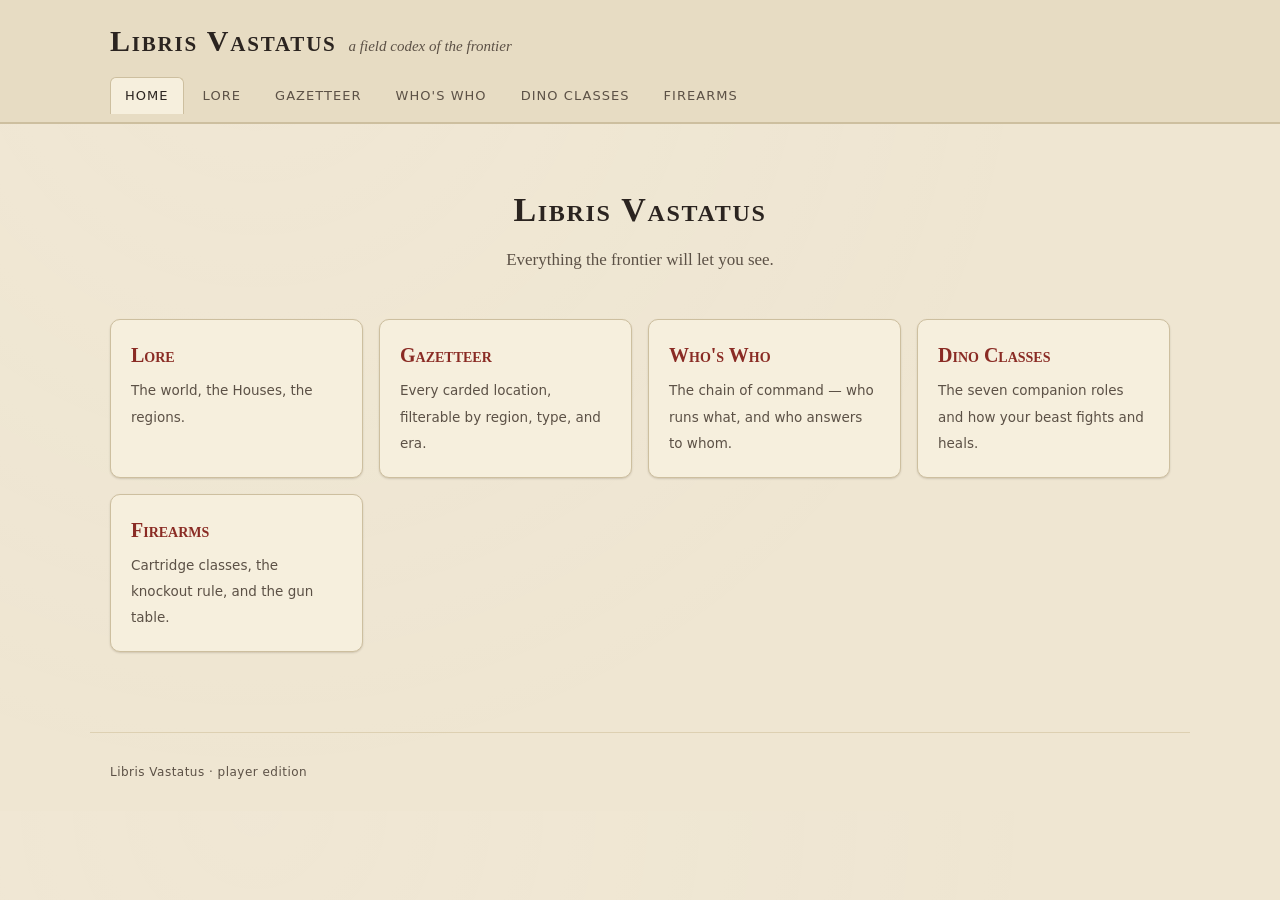
<file: index.html>
<!doctype html>
<html lang="en">
<head>
<meta charset="utf-8">
<meta name="viewport" content="width=device-width, initial-scale=1">
<title>The Frontier - Libris Vastatus</title>
<link rel="stylesheet" href="assets/style.css">
</head>
<body>

<header class="masthead"><div class="wrap">
<div class="brand"><h1>Libris Vastatus</h1><span class="sub">a field codex of the frontier</span></div>
<nav class="tabs"><a href="index.html" aria-current="page">Home</a><a href="lore.html">Lore</a><a href="pois.html">Gazetteer</a><a href="npcs.html">Who's Who</a><a href="dinos.html">Dino Classes</a><a href="firearms.html">Firearms</a></nav>
</div></header>
<main><div class="hero"><h2>Libris Vastatus</h2><p>Everything the frontier will let you see.</p></div><div class="sections"><a href="lore.html"><h3>Lore</h3><span>The world, the Houses, the regions.</span></a><a href="pois.html"><h3>Gazetteer</h3><span>Every carded location, filterable by region, type, and era.</span></a><a href="npcs.html"><h3>Who's Who</h3><span>The chain of command &mdash; who runs what, and who answers to whom.</span></a><a href="dinos.html"><h3>Dino Classes</h3><span>The seven companion roles and how your beast fights and heals.</span></a><a href="firearms.html"><h3>Firearms</h3><span>Cartridge classes, the knockout rule, and the gun table.</span></a></div></main>
<footer>Libris Vastatus &middot; player edition</footer>


</body>
</html>
</file>
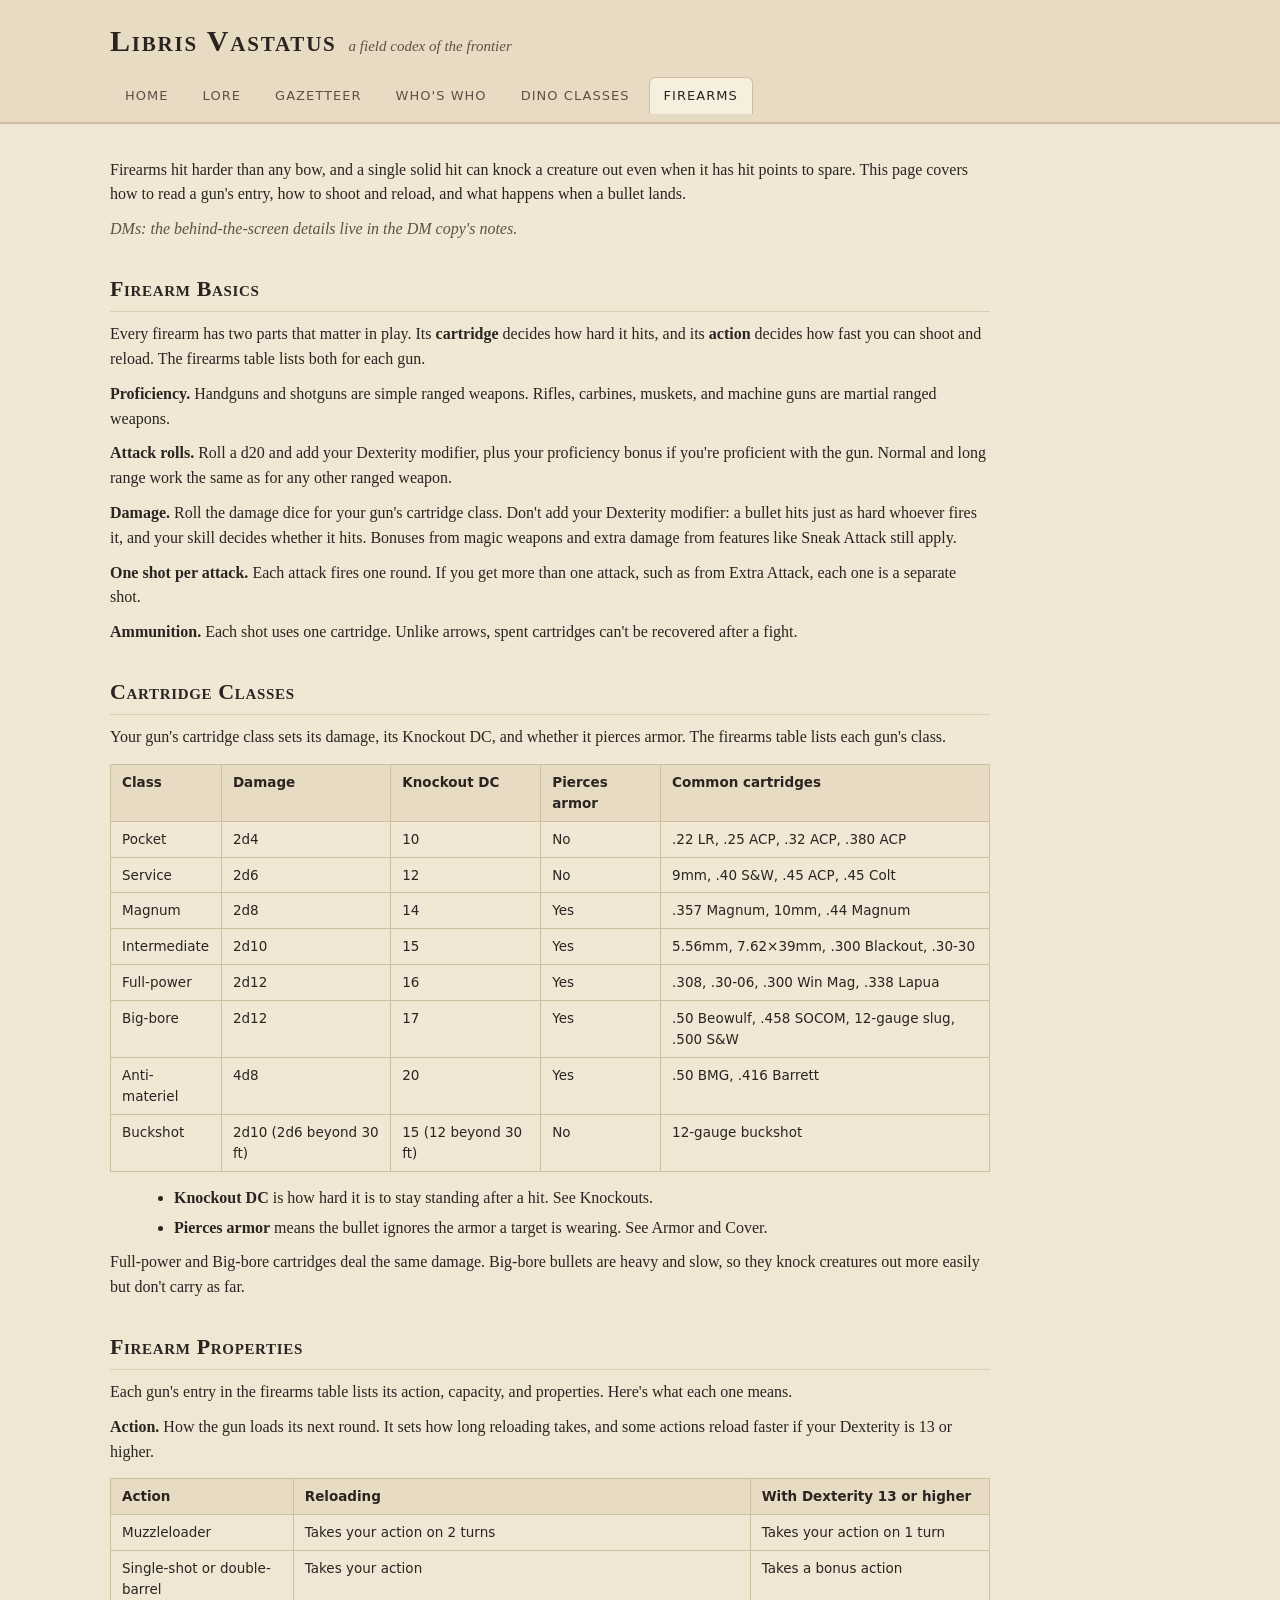
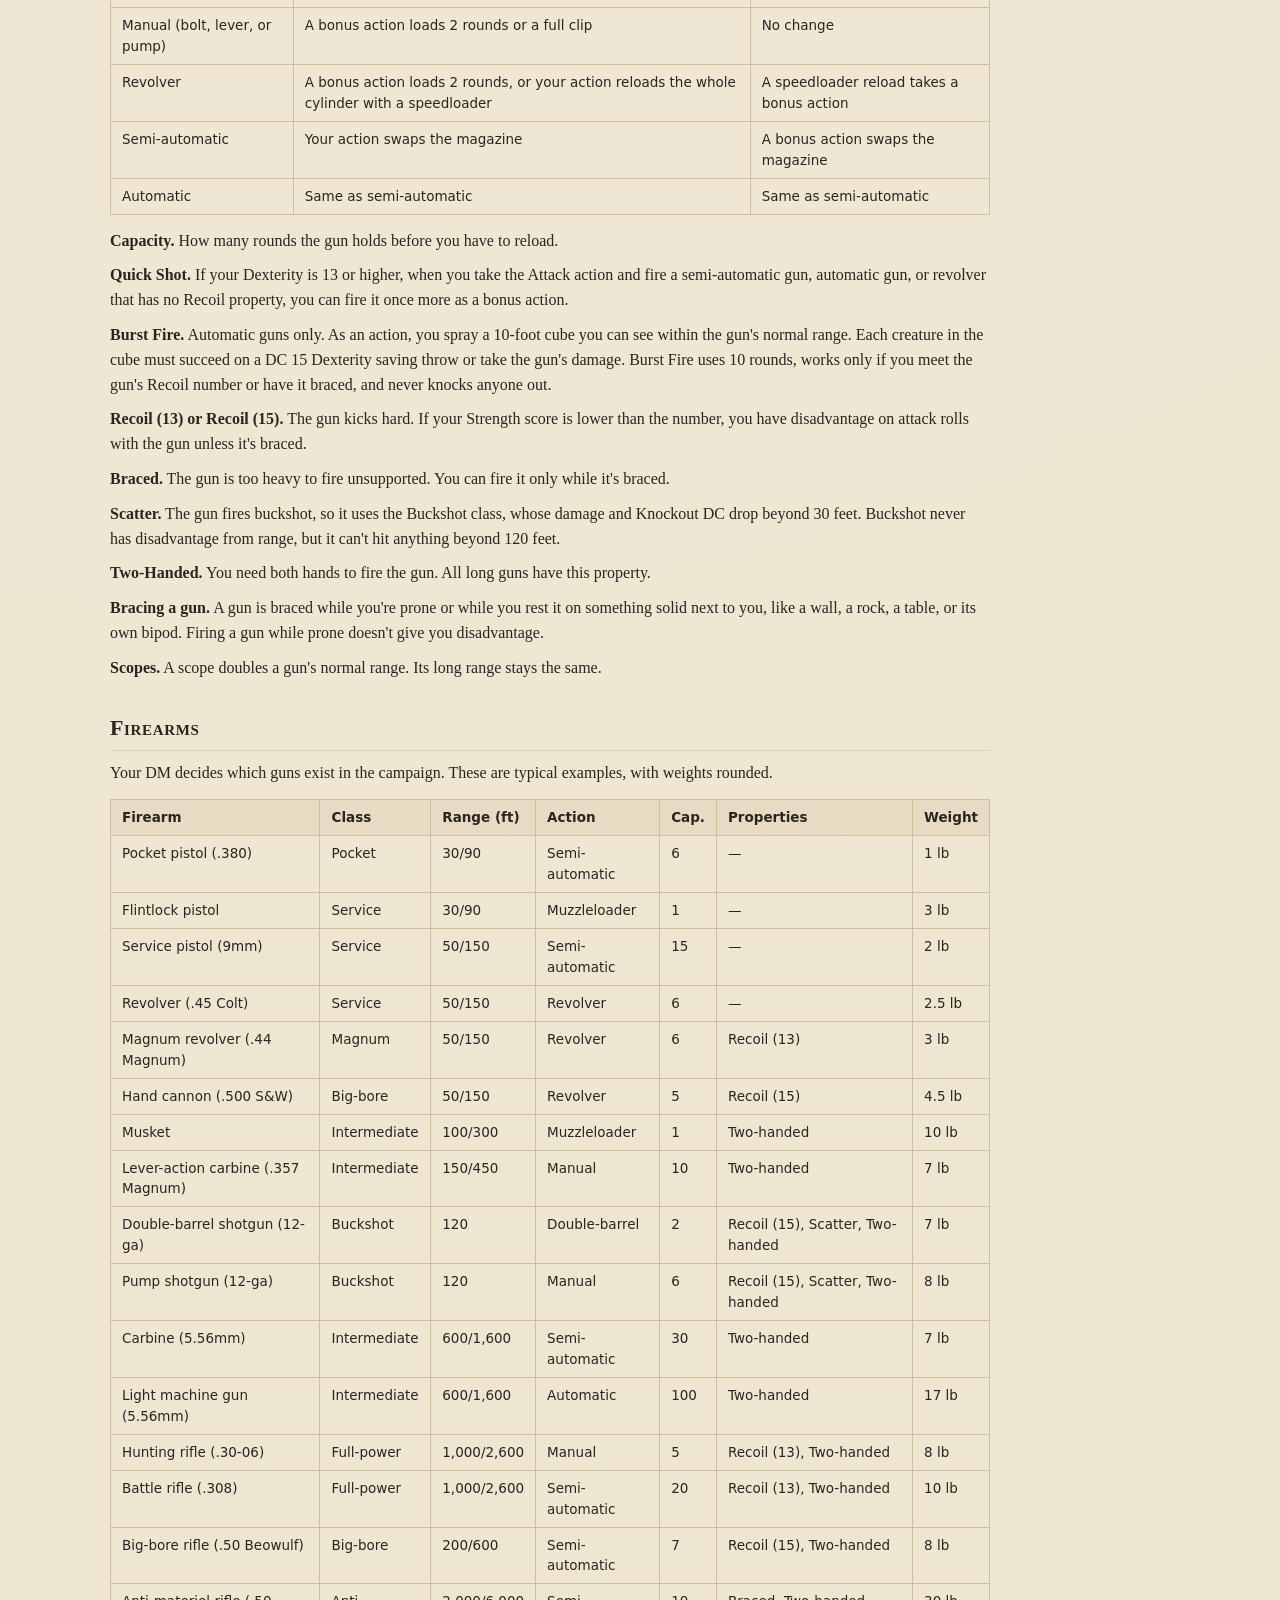
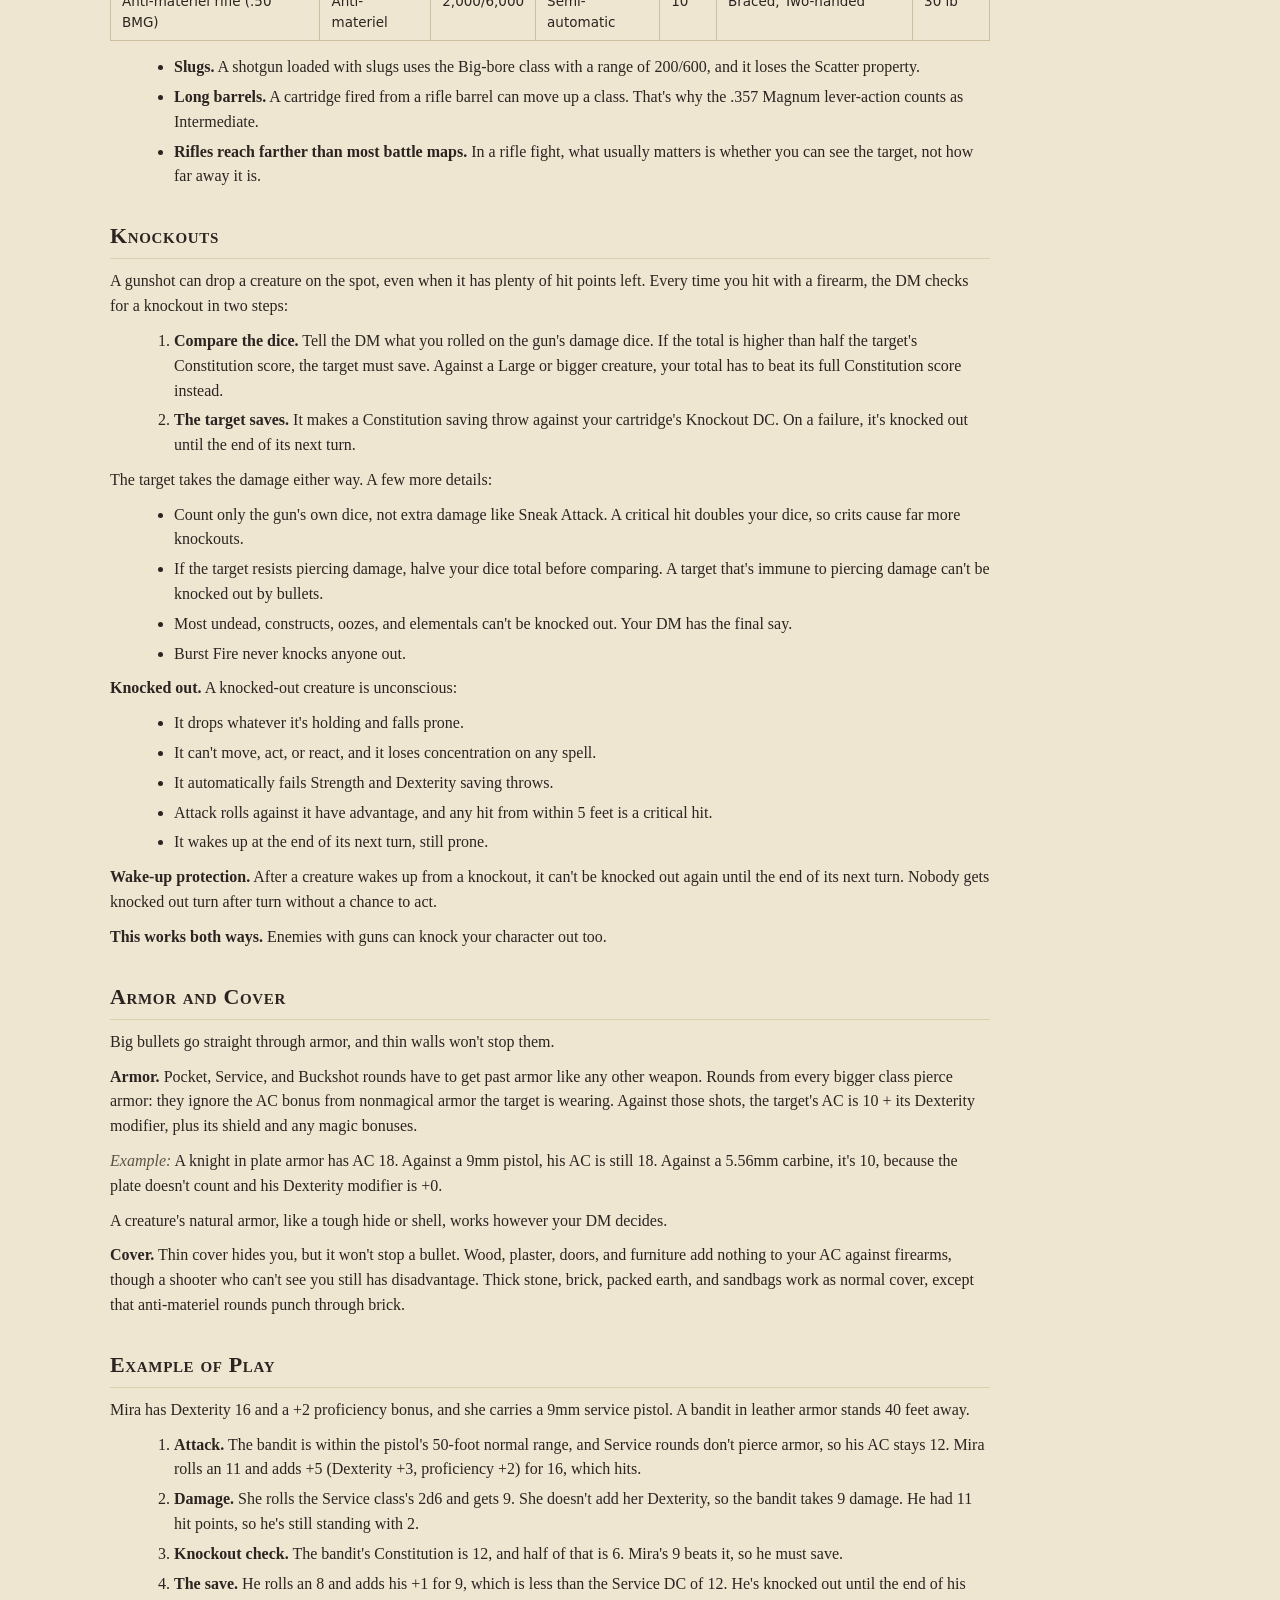
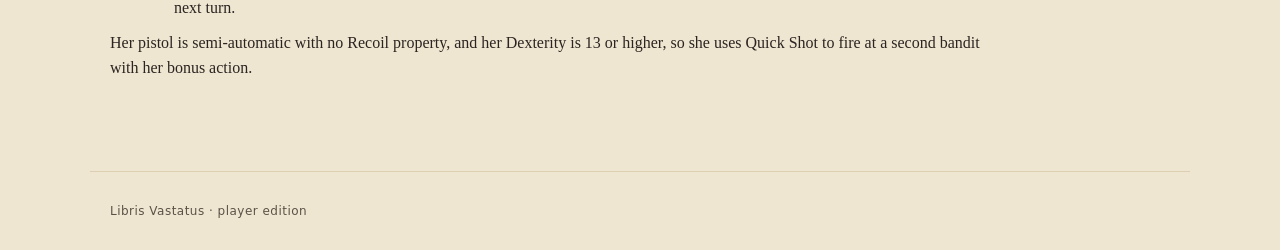
<file: firearms.html>
<!doctype html>
<html lang="en">
<head>
<meta charset="utf-8">
<meta name="viewport" content="width=device-width, initial-scale=1">
<title>Firearms - Libris Vastatus</title>
<link rel="stylesheet" href="assets/style.css">
</head>
<body>

<header class="masthead"><div class="wrap">
<div class="brand"><h1>Libris Vastatus</h1><span class="sub">a field codex of the frontier</span></div>
<nav class="tabs"><a href="index.html">Home</a><a href="lore.html">Lore</a><a href="pois.html">Gazetteer</a><a href="npcs.html">Who's Who</a><a href="dinos.html">Dino Classes</a><a href="firearms.html" aria-current="page">Firearms</a></nav>
</div></header>
<main><div id="app"></div></main>
<footer>Libris Vastatus &middot; player edition</footer>
<script>window.SITE={"tier": "public", "page": "firearms", "public_html": "<p>Firearms hit harder than any bow, and a single solid hit can knock a creature out even when it has hit points to spare. This page covers how to read a gun's entry, how to shoot and reload, and what happens when a bullet lands.<\/p>\n<p><em>DMs: the behind-the-screen details live in the DM copy's notes.<\/em><\/p>\n\n<h2>Firearm Basics<\/h2>\n<p>Every firearm has two parts that matter in play. Its <b>cartridge<\/b> decides how hard it hits, and its <b>action<\/b> decides how fast you can shoot and reload. The firearms table lists both for each gun.<\/p>\n<p><b>Proficiency.<\/b> Handguns and shotguns are simple ranged weapons. Rifles, carbines, muskets, and machine guns are martial ranged weapons.<\/p>\n<p><b>Attack rolls.<\/b> Roll a d20 and add your Dexterity modifier, plus your proficiency bonus if you're proficient with the gun. Normal and long range work the same as for any other ranged weapon.<\/p>\n<p><b>Damage.<\/b> Roll the damage dice for your gun's cartridge class. Don't add your Dexterity modifier: a bullet hits just as hard whoever fires it, and your skill decides whether it hits. Bonuses from magic weapons and extra damage from features like Sneak Attack still apply.<\/p>\n<p><b>One shot per attack.<\/b> Each attack fires one round. If you get more than one attack, such as from Extra Attack, each one is a separate shot.<\/p>\n<p><b>Ammunition.<\/b> Each shot uses one cartridge. Unlike arrows, spent cartridges can't be recovered after a fight.<\/p>\n\n<h2>Cartridge Classes<\/h2>\n<p>Your gun's cartridge class sets its damage, its Knockout DC, and whether it pierces armor. The firearms table lists each gun's class.<\/p>\n<div class=\"tablewrap\"><table>\n<tr><th>Class<\/th><th>Damage<\/th><th>Knockout DC<\/th><th>Pierces armor<\/th><th>Common cartridges<\/th><\/tr>\n<tr><td>Pocket<\/td><td>2d4<\/td><td>10<\/td><td>No<\/td><td>.22 LR, .25 ACP, .32 ACP, .380 ACP<\/td><\/tr>\n<tr><td>Service<\/td><td>2d6<\/td><td>12<\/td><td>No<\/td><td>9mm, .40 S&amp;W, .45 ACP, .45 Colt<\/td><\/tr>\n<tr><td>Magnum<\/td><td>2d8<\/td><td>14<\/td><td>Yes<\/td><td>.357 Magnum, 10mm, .44 Magnum<\/td><\/tr>\n<tr><td>Intermediate<\/td><td>2d10<\/td><td>15<\/td><td>Yes<\/td><td>5.56mm, 7.62×39mm, .300 Blackout, .30-30<\/td><\/tr>\n<tr><td>Full-power<\/td><td>2d12<\/td><td>16<\/td><td>Yes<\/td><td>.308, .30-06, .300 Win Mag, .338 Lapua<\/td><\/tr>\n<tr><td>Big-bore<\/td><td>2d12<\/td><td>17<\/td><td>Yes<\/td><td>.50 Beowulf, .458 SOCOM, 12-gauge slug, .500 S&amp;W<\/td><\/tr>\n<tr><td>Anti-materiel<\/td><td>4d8<\/td><td>20<\/td><td>Yes<\/td><td>.50 BMG, .416 Barrett<\/td><\/tr>\n<tr><td>Buckshot<\/td><td>2d10 (2d6 beyond 30 ft)<\/td><td>15 (12 beyond 30 ft)<\/td><td>No<\/td><td>12-gauge buckshot<\/td><\/tr>\n<\/table><\/div>\n<ul>\n<li><b>Knockout DC<\/b> is how hard it is to stay standing after a hit. See Knockouts.<\/li>\n<li><b>Pierces armor<\/b> means the bullet ignores the armor a target is wearing. See Armor and Cover.<\/li>\n<\/ul>\n<p>Full-power and Big-bore cartridges deal the same damage. Big-bore bullets are heavy and slow, so they knock creatures out more easily but don't carry as far.<\/p>\n\n<h2>Firearm Properties<\/h2>\n<p>Each gun's entry in the firearms table lists its action, capacity, and properties. Here's what each one means.<\/p>\n<p><b>Action.<\/b> How the gun loads its next round. It sets how long reloading takes, and some actions reload faster if your Dexterity is 13 or higher.<\/p>\n<div class=\"tablewrap\"><table>\n<tr><th>Action<\/th><th>Reloading<\/th><th>With Dexterity 13 or higher<\/th><\/tr>\n<tr><td>Muzzleloader<\/td><td>Takes your action on 2 turns<\/td><td>Takes your action on 1 turn<\/td><\/tr>\n<tr><td>Single-shot or double-barrel<\/td><td>Takes your action<\/td><td>Takes a bonus action<\/td><\/tr>\n<tr><td>Manual (bolt, lever, or pump)<\/td><td>A bonus action loads 2 rounds or a full clip<\/td><td>No change<\/td><\/tr>\n<tr><td>Revolver<\/td><td>A bonus action loads 2 rounds, or your action reloads the whole cylinder with a speedloader<\/td><td>A speedloader reload takes a bonus action<\/td><\/tr>\n<tr><td>Semi-automatic<\/td><td>Your action swaps the magazine<\/td><td>A bonus action swaps the magazine<\/td><\/tr>\n<tr><td>Automatic<\/td><td>Same as semi-automatic<\/td><td>Same as semi-automatic<\/td><\/tr>\n<\/table><\/div>\n<p><b>Capacity.<\/b> How many rounds the gun holds before you have to reload.<\/p>\n<p><b>Quick Shot.<\/b> If your Dexterity is 13 or higher, when you take the Attack action and fire a semi-automatic gun, automatic gun, or revolver that has no Recoil property, you can fire it once more as a bonus action.<\/p>\n<p><b>Burst Fire.<\/b> Automatic guns only. As an action, you spray a 10-foot cube you can see within the gun's normal range. Each creature in the cube must succeed on a DC 15 Dexterity saving throw or take the gun's damage. Burst Fire uses 10 rounds, works only if you meet the gun's Recoil number or have it braced, and never knocks anyone out.<\/p>\n<p><b>Recoil (13) or Recoil (15).<\/b> The gun kicks hard. If your Strength score is lower than the number, you have disadvantage on attack rolls with the gun unless it's braced.<\/p>\n<p><b>Braced.<\/b> The gun is too heavy to fire unsupported. You can fire it only while it's braced.<\/p>\n<p><b>Scatter.<\/b> The gun fires buckshot, so it uses the Buckshot class, whose damage and Knockout DC drop beyond 30 feet. Buckshot never has disadvantage from range, but it can't hit anything beyond 120 feet.<\/p>\n<p><b>Two-Handed.<\/b> You need both hands to fire the gun. All long guns have this property.<\/p>\n<p><b>Bracing a gun.<\/b> A gun is braced while you're prone or while you rest it on something solid next to you, like a wall, a rock, a table, or its own bipod. Firing a gun while prone doesn't give you disadvantage.<\/p>\n<p><b>Scopes.<\/b> A scope doubles a gun's normal range. Its long range stays the same.<\/p>\n\n<h2>Firearms<\/h2>\n<p>Your DM decides which guns exist in the campaign. These are typical examples, with weights rounded.<\/p>\n<div class=\"tablewrap\"><table>\n<tr><th>Firearm<\/th><th>Class<\/th><th>Range (ft)<\/th><th>Action<\/th><th>Cap.<\/th><th>Properties<\/th><th>Weight<\/th><\/tr>\n<tr><td>Pocket pistol (.380)<\/td><td>Pocket<\/td><td>30/90<\/td><td>Semi-automatic<\/td><td>6<\/td><td>—<\/td><td>1 lb<\/td><\/tr>\n<tr><td>Flintlock pistol<\/td><td>Service<\/td><td>30/90<\/td><td>Muzzleloader<\/td><td>1<\/td><td>—<\/td><td>3 lb<\/td><\/tr>\n<tr><td>Service pistol (9mm)<\/td><td>Service<\/td><td>50/150<\/td><td>Semi-automatic<\/td><td>15<\/td><td>—<\/td><td>2 lb<\/td><\/tr>\n<tr><td>Revolver (.45 Colt)<\/td><td>Service<\/td><td>50/150<\/td><td>Revolver<\/td><td>6<\/td><td>—<\/td><td>2.5 lb<\/td><\/tr>\n<tr><td>Magnum revolver (.44 Magnum)<\/td><td>Magnum<\/td><td>50/150<\/td><td>Revolver<\/td><td>6<\/td><td>Recoil (13)<\/td><td>3 lb<\/td><\/tr>\n<tr><td>Hand cannon (.500 S&amp;W)<\/td><td>Big-bore<\/td><td>50/150<\/td><td>Revolver<\/td><td>5<\/td><td>Recoil (15)<\/td><td>4.5 lb<\/td><\/tr>\n<tr><td>Musket<\/td><td>Intermediate<\/td><td>100/300<\/td><td>Muzzleloader<\/td><td>1<\/td><td>Two-handed<\/td><td>10 lb<\/td><\/tr>\n<tr><td>Lever-action carbine (.357 Magnum)<\/td><td>Intermediate<\/td><td>150/450<\/td><td>Manual<\/td><td>10<\/td><td>Two-handed<\/td><td>7 lb<\/td><\/tr>\n<tr><td>Double-barrel shotgun (12-ga)<\/td><td>Buckshot<\/td><td>120<\/td><td>Double-barrel<\/td><td>2<\/td><td>Recoil (15), Scatter, Two-handed<\/td><td>7 lb<\/td><\/tr>\n<tr><td>Pump shotgun (12-ga)<\/td><td>Buckshot<\/td><td>120<\/td><td>Manual<\/td><td>6<\/td><td>Recoil (15), Scatter, Two-handed<\/td><td>8 lb<\/td><\/tr>\n<tr><td>Carbine (5.56mm)<\/td><td>Intermediate<\/td><td>600/1,600<\/td><td>Semi-automatic<\/td><td>30<\/td><td>Two-handed<\/td><td>7 lb<\/td><\/tr>\n<tr><td>Light machine gun (5.56mm)<\/td><td>Intermediate<\/td><td>600/1,600<\/td><td>Automatic<\/td><td>100<\/td><td>Two-handed<\/td><td>17 lb<\/td><\/tr>\n<tr><td>Hunting rifle (.30-06)<\/td><td>Full-power<\/td><td>1,000/2,600<\/td><td>Manual<\/td><td>5<\/td><td>Recoil (13), Two-handed<\/td><td>8 lb<\/td><\/tr>\n<tr><td>Battle rifle (.308)<\/td><td>Full-power<\/td><td>1,000/2,600<\/td><td>Semi-automatic<\/td><td>20<\/td><td>Recoil (13), Two-handed<\/td><td>10 lb<\/td><\/tr>\n<tr><td>Big-bore rifle (.50 Beowulf)<\/td><td>Big-bore<\/td><td>200/600<\/td><td>Semi-automatic<\/td><td>7<\/td><td>Recoil (15), Two-handed<\/td><td>8 lb<\/td><\/tr>\n<tr><td>Anti-materiel rifle (.50 BMG)<\/td><td>Anti-materiel<\/td><td>2,000/6,000<\/td><td>Semi-automatic<\/td><td>10<\/td><td>Braced, Two-handed<\/td><td>30 lb<\/td><\/tr>\n<\/table><\/div>\n<ul>\n<li><b>Slugs.<\/b> A shotgun loaded with slugs uses the Big-bore class with a range of 200/600, and it loses the Scatter property.<\/li>\n<li><b>Long barrels.<\/b> A cartridge fired from a rifle barrel can move up a class. That's why the .357 Magnum lever-action counts as Intermediate.<\/li>\n<li><b>Rifles reach farther than most battle maps.<\/b> In a rifle fight, what usually matters is whether you can see the target, not how far away it is.<\/li>\n<\/ul>\n\n<h2>Knockouts<\/h2>\n<p>A gunshot can drop a creature on the spot, even when it has plenty of hit points left. Every time you hit with a firearm, the DM checks for a knockout in two steps:<\/p>\n<ol>\n<li><b>Compare the dice.<\/b> Tell the DM what you rolled on the gun's damage dice. If the total is higher than half the target's Constitution score, the target must save. Against a Large or bigger creature, your total has to beat its full Constitution score instead.<\/li>\n<li><b>The target saves.<\/b> It makes a Constitution saving throw against your cartridge's Knockout DC. On a failure, it's knocked out until the end of its next turn.<\/li>\n<\/ol>\n<p>The target takes the damage either way. A few more details:<\/p>\n<ul>\n<li>Count only the gun's own dice, not extra damage like Sneak Attack. A critical hit doubles your dice, so crits cause far more knockouts.<\/li>\n<li>If the target resists piercing damage, halve your dice total before comparing. A target that's immune to piercing damage can't be knocked out by bullets.<\/li>\n<li>Most undead, constructs, oozes, and elementals can't be knocked out. Your DM has the final say.<\/li>\n<li>Burst Fire never knocks anyone out.<\/li>\n<\/ul>\n<p><b>Knocked out.<\/b> A knocked-out creature is unconscious:<\/p>\n<ul>\n<li>It drops whatever it's holding and falls prone.<\/li>\n<li>It can't move, act, or react, and it loses concentration on any spell.<\/li>\n<li>It automatically fails Strength and Dexterity saving throws.<\/li>\n<li>Attack rolls against it have advantage, and any hit from within 5 feet is a critical hit.<\/li>\n<li>It wakes up at the end of its next turn, still prone.<\/li>\n<\/ul>\n<p><b>Wake-up protection.<\/b> After a creature wakes up from a knockout, it can't be knocked out again until the end of its next turn. Nobody gets knocked out turn after turn without a chance to act.<\/p>\n<p><b>This works both ways.<\/b> Enemies with guns can knock your character out too.<\/p>\n\n<h2>Armor and Cover<\/h2>\n<p>Big bullets go straight through armor, and thin walls won't stop them.<\/p>\n<p><b>Armor.<\/b> Pocket, Service, and Buckshot rounds have to get past armor like any other weapon. Rounds from every bigger class pierce armor: they ignore the AC bonus from nonmagical armor the target is wearing. Against those shots, the target's AC is 10 + its Dexterity modifier, plus its shield and any magic bonuses.<\/p>\n<p><em>Example:<\/em> A knight in plate armor has AC 18. Against a 9mm pistol, his AC is still 18. Against a 5.56mm carbine, it's 10, because the plate doesn't count and his Dexterity modifier is +0.<\/p>\n<p>A creature's natural armor, like a tough hide or shell, works however your DM decides.<\/p>\n<p><b>Cover.<\/b> Thin cover hides you, but it won't stop a bullet. Wood, plaster, doors, and furniture add nothing to your AC against firearms, though a shooter who can't see you still has disadvantage. Thick stone, brick, packed earth, and sandbags work as normal cover, except that anti-materiel rounds punch through brick.<\/p>\n\n<h2>Example of Play<\/h2>\n<p>Mira has Dexterity 16 and a +2 proficiency bonus, and she carries a 9mm service pistol. A bandit in leather armor stands 40 feet away.<\/p>\n<ol>\n<li><b>Attack.<\/b> The bandit is within the pistol's 50-foot normal range, and Service rounds don't pierce armor, so his AC stays 12. Mira rolls an 11 and adds +5 (Dexterity +3, proficiency +2) for 16, which hits.<\/li>\n<li><b>Damage.<\/b> She rolls the Service class's 2d6 and gets 9. She doesn't add her Dexterity, so the bandit takes 9 damage. He had 11 hit points, so he's still standing with 2.<\/li>\n<li><b>Knockout check.<\/b> The bandit's Constitution is 12, and half of that is 6. Mira's 9 beats it, so he must save.<\/li>\n<li><b>The save.<\/b> He rolls an 8 and adds his +1 for 9, which is less than the Service DC of 12. He's knocked out until the end of his next turn.<\/li>\n<\/ol>\n<p>Her pistol is semi-automatic with no Recoil property, and her Dexterity is 13 or higher, so she uses Quick Shot to fire at a second bandit with her bonus action.<\/p>"};</script>
<script src="assets/app.js"></script>
</body>
</html>
</file>
<file: assets/style.css>
/* Libris Vastatus — shared theme. Self-contained: system fonts only, so the DM pack works offline. */
:root{
  --bg:#efe6d2; --bg2:#e7dcc3; --panel:#f6efdd; --ink:#2b2420; --ink-soft:#5c5146;
  --line:#cdbf9f; --line-soft:#ddd0b2; --accent:#8a2b24; --accent-soft:#b4532d;
  --brass:#8a6d3b; --ok:#3f6b4f; --shadow:rgba(60,45,25,.18);
  --dm:#7a1f1a; --dm-bg:#f6e3dc; --dm-line:#c57a6b;
  --serif:"Iowan Old Style","Palatino Linotype",Palatino,Georgia,"Times New Roman",serif;
  --sans:system-ui,-apple-system,"Segoe UI",Roboto,Helvetica,Arial,sans-serif;
}
@media (prefers-color-scheme:dark){
  :root:not([data-theme="light"]){
    --bg:#17120e; --bg2:#1e1813; --panel:#211a14; --ink:#ece0c8; --ink-soft:#b3a488;
    --line:#3a2f23; --line-soft:#2c241b; --accent:#d8795f; --accent-soft:#c9663f;
    --brass:#c7a569; --ok:#8fbf9a; --shadow:rgba(0,0,0,.5);
    --dm:#e8927f; --dm-bg:#2a1714; --dm-line:#7a3128;
  }
}
*{box-sizing:border-box}
html{ -webkit-text-size-adjust:100% }
body{
  margin:0; background:var(--bg); color:var(--ink);
  font-family:var(--serif); font-size:17px; line-height:1.55;
  background-image:radial-gradient(circle at 20% 0%,rgba(255,255,255,.06),transparent 60%);
}
a{color:var(--accent); text-decoration:none} a:hover{text-decoration:underline}

/* header / nav */
.masthead{border-bottom:2px solid var(--line); background:var(--bg2)}
.masthead .wrap{max-width:1100px; margin:0 auto; padding:18px 20px 8px}
.brand{display:flex; align-items:baseline; gap:12px; flex-wrap:wrap}
.brand h1{font-size:30px; margin:0; letter-spacing:.06em; font-variant:small-caps; font-weight:600}
.brand .sub{color:var(--ink-soft); font-style:italic; font-size:15px}
nav.tabs{display:flex; gap:4px; flex-wrap:wrap; margin-top:12px}
nav.tabs a{
  font-family:var(--sans); font-size:13px; letter-spacing:.08em; text-transform:uppercase;
  padding:8px 14px; border:1px solid transparent; border-bottom:none; border-radius:6px 6px 0 0;
  color:var(--ink-soft);
}
nav.tabs a:hover{color:var(--ink); text-decoration:none; background:var(--panel)}
nav.tabs a[aria-current="page"]{color:var(--ink); background:var(--panel); border-color:var(--line)}

/* DM banner */
.dm-banner{
  background:var(--dm); color:#f6e3dc; font-family:var(--sans); font-size:12px;
  letter-spacing:.22em; text-transform:uppercase; text-align:center; padding:5px; font-weight:600;
}

main{max-width:1100px; margin:0 auto; padding:24px 20px 80px}

/* filter bar */
.filters{
  display:flex; gap:10px; flex-wrap:wrap; align-items:center; margin:0 0 20px;
  padding:14px; background:var(--panel); border:1px solid var(--line); border-radius:10px;
}
.filters input,.filters select{
  font-family:var(--sans); font-size:14px; color:var(--ink);
  background:var(--bg); border:1px solid var(--line); border-radius:7px; padding:9px 11px;
}
.filters input{flex:1 1 220px; min-width:160px}
.filters .count{font-family:var(--sans); font-size:12px; color:var(--ink-soft); margin-left:auto; letter-spacing:.04em}

/* cards */
.grid{display:grid; grid-template-columns:repeat(auto-fill,minmax(300px,1fr)); gap:16px}
.card{
  background:var(--panel); border:1px solid var(--line); border-radius:10px; padding:16px 18px;
  box-shadow:0 1px 2px var(--shadow); transition:transform .12s ease, box-shadow .12s ease;
}
.card:hover{transform:translateY(-2px); box-shadow:0 6px 16px var(--shadow)}
.card h3{margin:0 0 4px; font-size:19px; letter-spacing:.01em}
.card .meta{font-family:var(--sans); font-size:11.5px; letter-spacing:.06em; text-transform:uppercase; color:var(--brass); margin-bottom:8px}
.card .meta .dot{opacity:.5; margin:0 6px}
.card p{margin:8px 0 0; font-size:15.5px; color:var(--ink)}
.card .terrain{font-style:italic; color:var(--ink-soft); font-size:14.5px}

/* tags / pills */
.pill{display:inline-block; font-family:var(--sans); font-size:11px; letter-spacing:.05em; padding:2px 9px; border-radius:20px; border:1px solid var(--line); color:var(--ink-soft); margin:2px 4px 2px 0}
.pill.house{border-color:var(--brass); color:var(--brass)}

/* DM-only blocks */
.dmblock{
  margin-top:12px; padding:11px 13px; background:var(--dm-bg); border:1px solid var(--dm-line);
  border-left:4px solid var(--dm); border-radius:6px;
}
.dmblock .tag{font-family:var(--sans); font-size:10px; letter-spacing:.2em; text-transform:uppercase; color:var(--dm); font-weight:700}
.dmblock p{margin:6px 0 0; font-size:14.5px; color:var(--ink)}
.dmblock .row{font-family:var(--sans); font-size:12.5px; color:var(--ink-soft); margin-top:6px}
.dmblock .row b{color:var(--ink)}

/* lore + prose pages */
.prose{max-width:760px}
.prose section{margin:0 0 26px; padding:0 0 4px}
.lore-entry{background:var(--panel); border:1px solid var(--line); border-radius:10px; padding:18px 20px; margin:0 0 16px}
.lore-entry h3{margin:0 0 8px; font-size:21px; font-variant:small-caps; letter-spacing:.03em}
.lore-entry.dm{background:var(--dm-bg); border-color:var(--dm-line); border-left:4px solid var(--dm)}
.lore-entry.dm h3{color:var(--dm)}

/* dino table */
.classcard{background:var(--panel); border:1px solid var(--line); border-radius:10px; padding:16px 18px; margin:0 0 14px}
.classcard h3{margin:0; font-size:20px; display:flex; align-items:baseline; gap:10px; flex-wrap:wrap}
.classcard h3 .ep{font-style:italic; font-weight:400; color:var(--ink-soft); font-size:15px}
.classcard .role{font-family:var(--sans); font-size:12px; letter-spacing:.05em; text-transform:uppercase; color:var(--accent); margin:4px 0 10px}
.stats{display:flex; flex-wrap:wrap; gap:6px 18px; font-family:var(--sans); font-size:13px; color:var(--ink-soft)}
.stats b{color:var(--ink); font-weight:600}
.species{margin-top:10px; font-style:italic; color:var(--ink-soft); font-size:14.5px}
table.heals{border-collapse:collapse; font-family:var(--sans); font-size:14px; margin-top:8px}
table.heals th,table.heals td{border:1px solid var(--line); padding:7px 12px; text-align:left}
table.heals th{background:var(--bg2); font-weight:600}

/* landing */
.hero{text-align:center; padding:30px 10px 10px}
.hero h2{font-size:34px; font-variant:small-caps; letter-spacing:.05em; margin:.2em 0}
.hero p{max-width:640px; margin:10px auto; color:var(--ink-soft); font-size:17px}
.sections{display:grid; grid-template-columns:repeat(auto-fit,minmax(220px,1fr)); gap:16px; margin-top:26px}
.sections a{display:block; background:var(--panel); border:1px solid var(--line); border-radius:10px; padding:20px; color:var(--ink); box-shadow:0 1px 2px var(--shadow); transition:transform .12s ease}
.sections a:hover{transform:translateY(-3px); text-decoration:none; box-shadow:0 6px 16px var(--shadow)}
.sections a h3{margin:0 0 6px; font-size:20px; font-variant:small-caps; color:var(--accent)}
.sections a span{font-family:var(--sans); font-size:13.5px; color:var(--ink-soft)}

.empty{font-family:var(--sans); color:var(--ink-soft); padding:30px; text-align:center}
footer{max-width:1100px; margin:0 auto; padding:30px 20px; border-top:1px solid var(--line-soft); color:var(--ink-soft); font-family:var(--sans); font-size:12px; letter-spacing:.04em}

/* rules pages (firearms) */
.rules{max-width:880px}
.rules h2{font-variant:small-caps; letter-spacing:.03em; font-size:22px; margin:30px 0 10px; border-bottom:1px solid var(--line-soft); padding-bottom:5px; color:var(--ink)}
.rules p{margin:10px 0; font-size:16px}
.rules ul,.rules ol{margin:10px 0 10px 24px; font-size:16px}
.rules li{margin:5px 0}
.rules em{color:var(--ink-soft)}
.rules .tablewrap{overflow-x:auto; margin:14px 0}
.rules table{border-collapse:collapse; font-family:var(--sans); font-size:13.5px; min-width:100%}
.rules th,.rules td{border:1px solid var(--line); padding:7px 11px; text-align:left; vertical-align:top}
.rules th{background:var(--bg2); font-weight:600}
.rules .dm-section{border-left:4px solid var(--dm); padding-left:18px; margin-top:4px}
</file>
